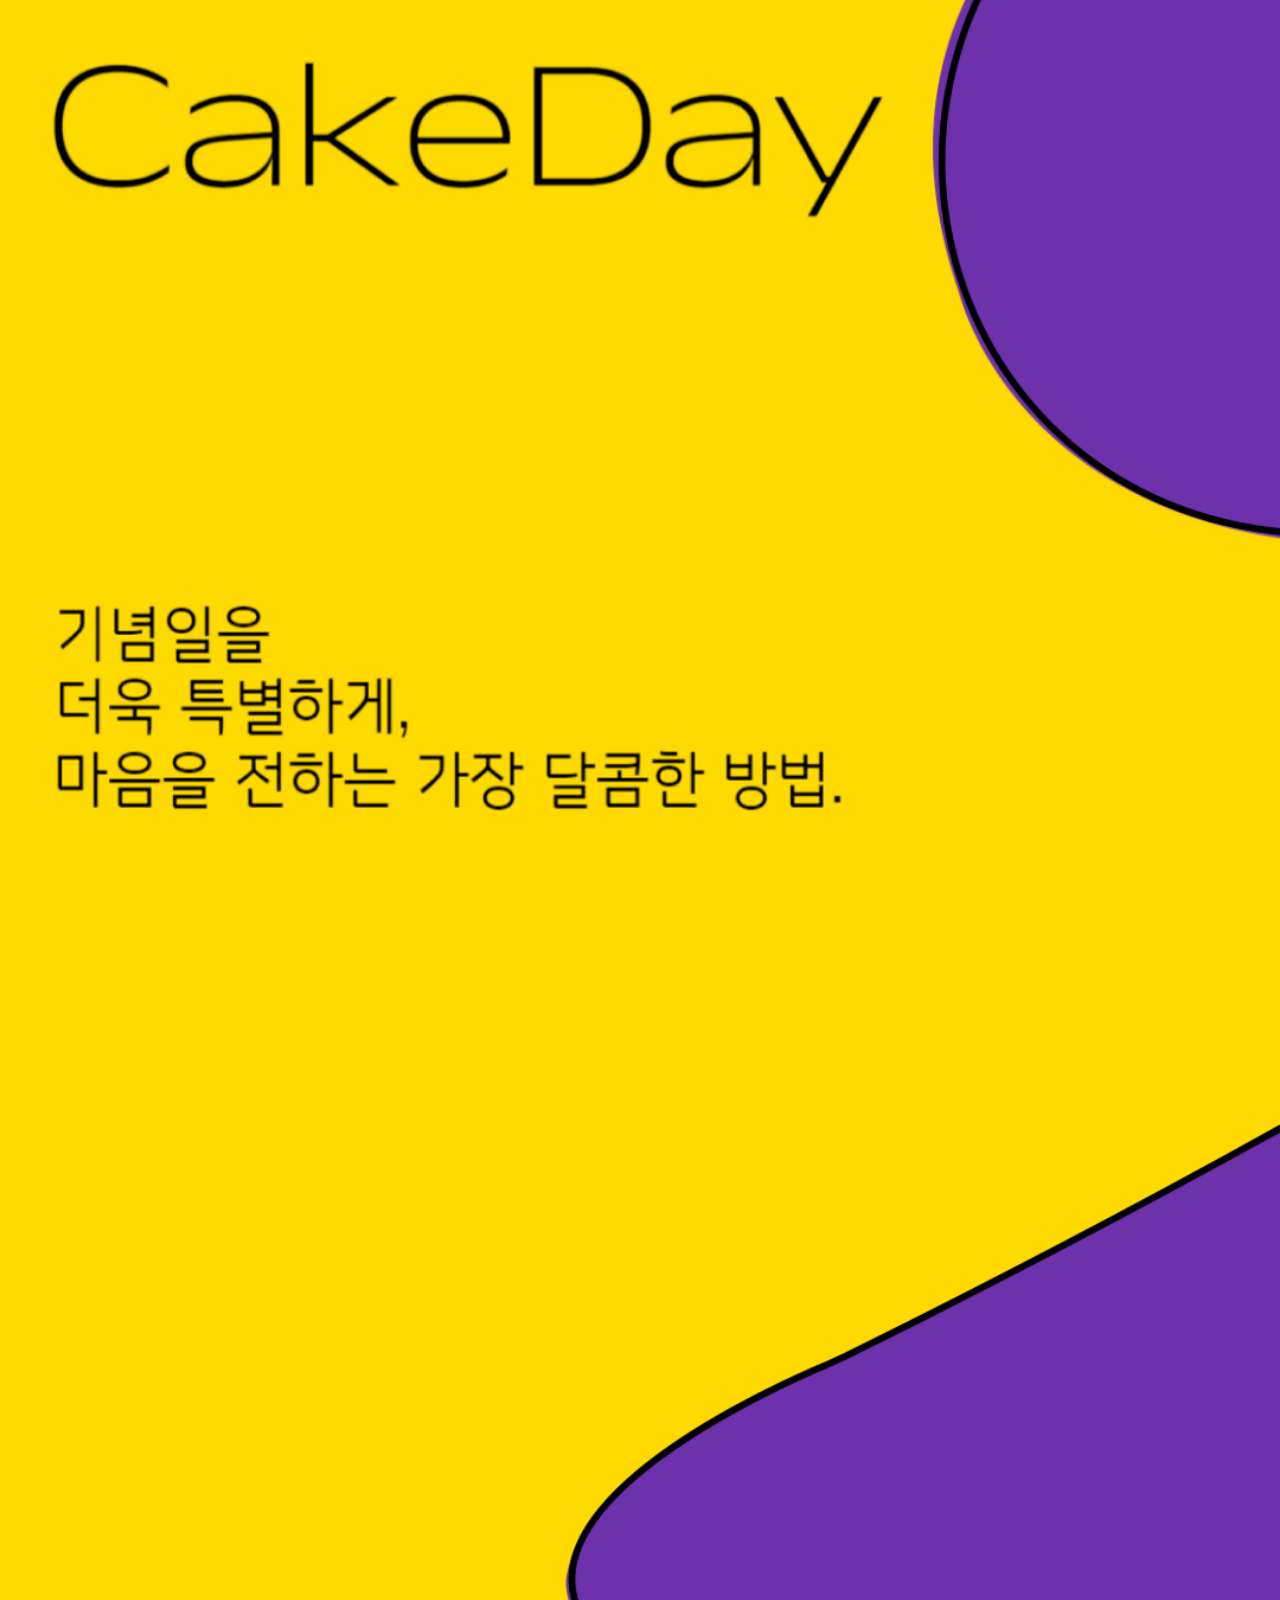
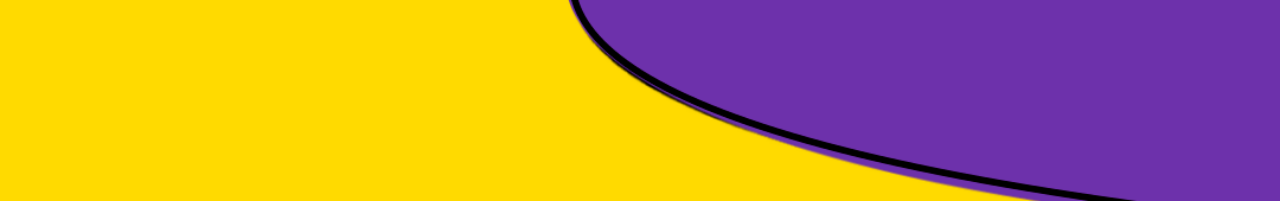
<file: index.html>
<!DOCTYPE html>
<html lang="en">
    <head>
        <meta charset="UTF-8" />
        <meta name="viewport" content="width=device-width, initial-scale=1.0" />
        <meta http-equiv="X-UA-Compatible" content="ie=edge" />
        <title>무인 픽업 서비스</title>
        <style>
            body {
                display: flex;
                justify-content: center;
                align-items: center;
                height: 100vh;
                margin: 0;
            }
            img {
                width: 100%; /* Adjust based on your needs */
                height: auto;
            }
        </style>
    </head>
    <body>
        <!-- Assuming you have an image called 'loading.gif' -->
        <img src="startpageil2.png" alt="Loading..." />
        <script>
            setTimeout(function () {
                window.location.href = 'login.html'; // Redirect to login.html after 2 seconds
            }, 2500);
        </script>
    </body>
</html>
</file>
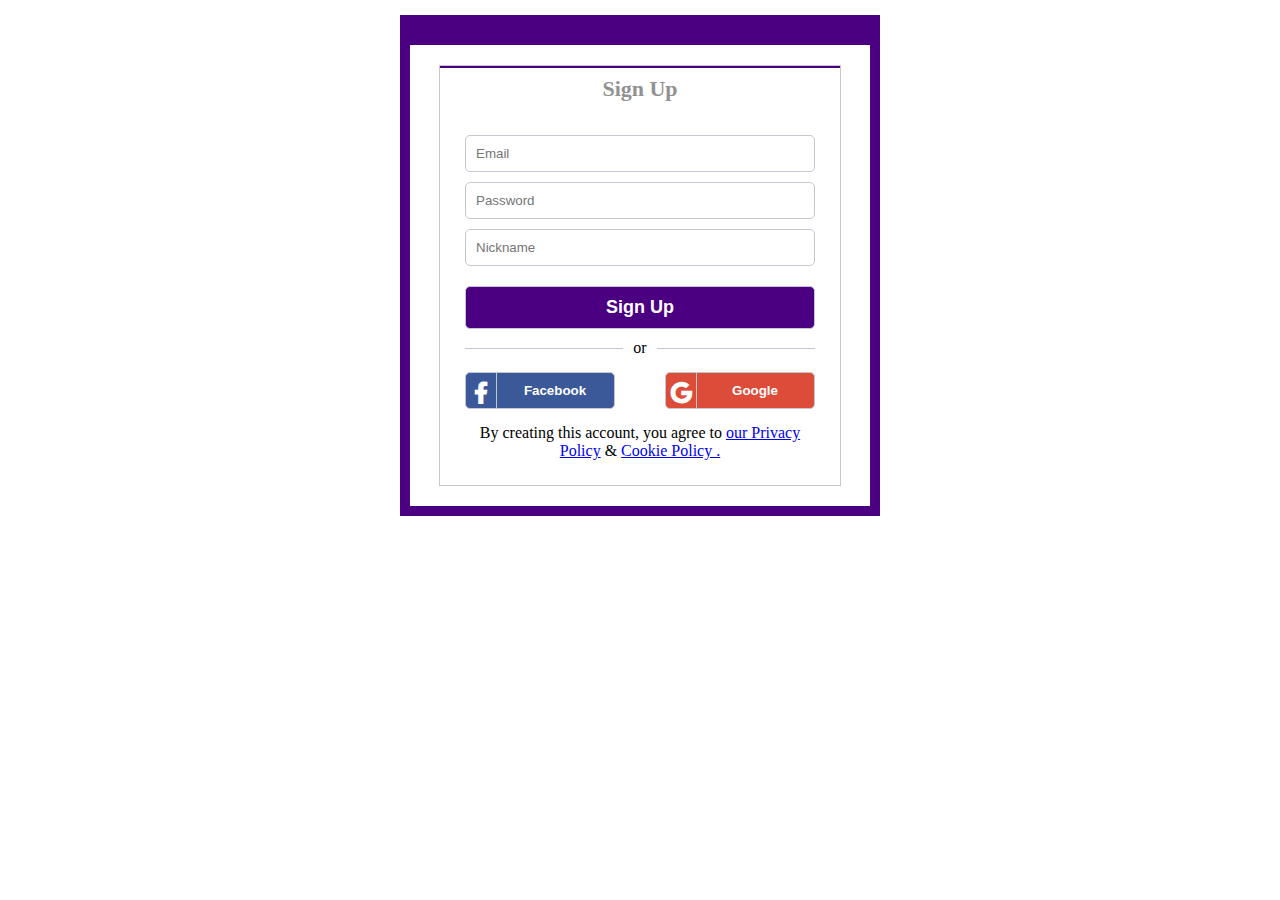
<file: login.html>
<!DOCTYPE html>
<html lang="en">
    <head>
        <meta charset="UTF-8" />
        <meta name="viewport" content="width=device-width, initial-scale=1.0" />
        <title>Sign Up Active</title>
        <link rel="stylesheet" href="login.css" />
        <link href="https://cdnjs.cloudflare.com/ajax/libs/font-awesome/6.0.0-beta3/css/all.min.css" rel="stylesheet">
        <style>
            .sign-up-form,
            .social-login {
                display: block; /* 항상 폼과 소셜 로그인 버튼을 보이게 설정 */
            }
        </style>
    </head>
    <body>
        <div class="container">
            <div class="global-cont">
                <div class="inner-cont">
                    <div class="sign">
                        <!-- Initially no active class needed as the sign-up form is always visible -->
                        <span class="sign-up active">Sign Up</span>
                    </div>
                    <div class="sign-in-up">
                        <form class="sign-up-form active" action="start.html" method="get" onsubmit="saveNickname()">
                            <input type="text" placeholder="Email" name="email" />
                            <input type="password" placeholder="Password" name="password" />
                            <input type="text" placeholder="Nickname" name="nickname" />
                            <input type="submit" value="Sign Up" />
                        </form>
                        

                        <div class="divider">
                            <span>or</span>
                        </div>
                        <div class="social-login">
                            <button class="facebook">Facebook</button>
                            <button class="google">Google</button>
                            <div class="clearfix"></div>
                        </div>
                        
                        <div class="policy">By creating this account, you agree to <a href="#">our Privacy Policy</a> &amp; <a href="#">Cookie Policy .</a></div>
                    </div>
                    </div>
                </div>
            </div>
        </div>
        <script>
            // Since sign-up is always active, no need for the event listener logic
        </script>
        <script>
            function saveNickname() {
                var nickname = document.querySelector('input[name="nickname"]').value;
                localStorage.setItem('nickname', nickname);
            }
        </script>
    </body>
</html>
</file>
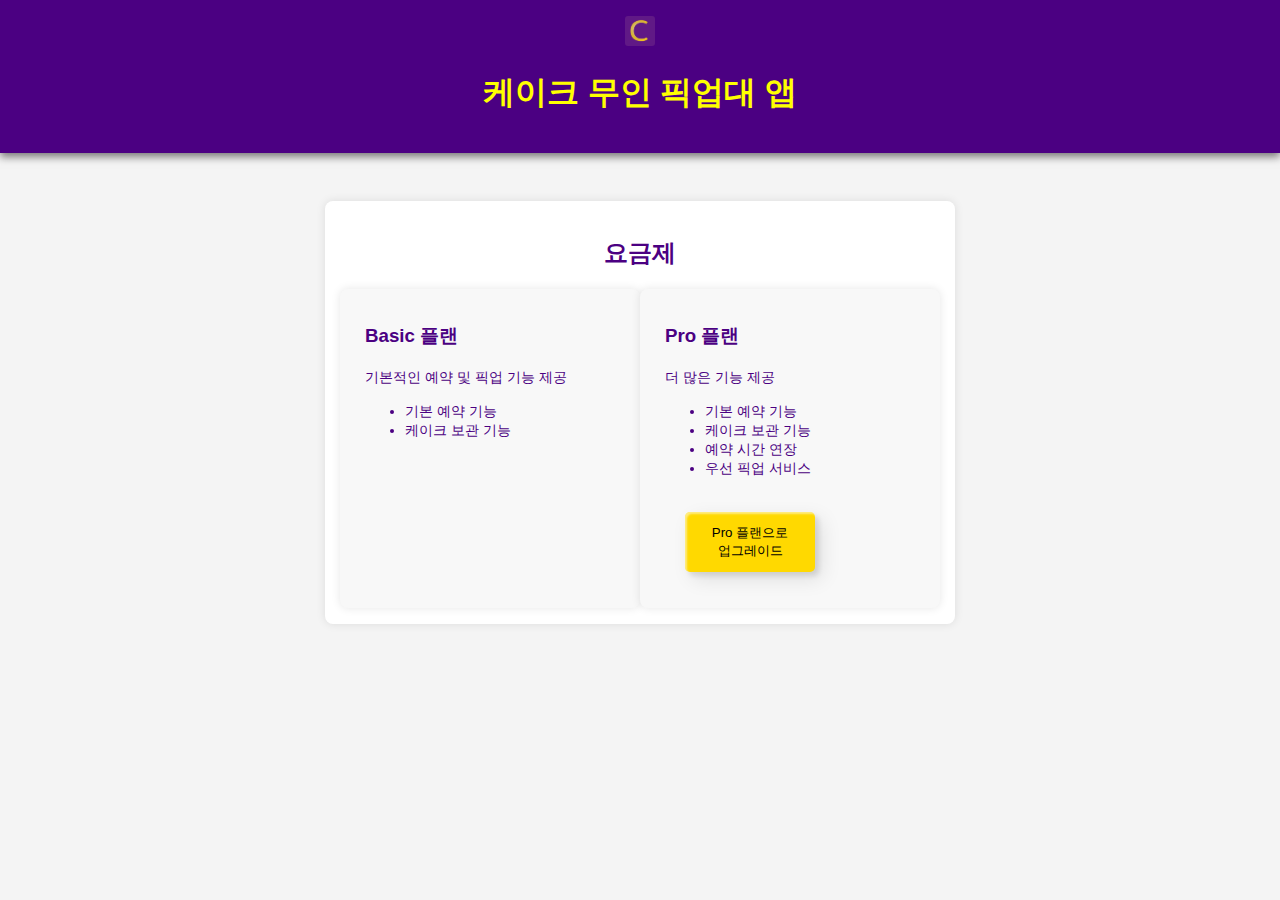
<file: pricing.html>
<!DOCTYPE html>
<html lang="ko">
    <head>
        <meta charset="UTF-8" />
        <meta name="viewport" content="width=device-width, initial-scale=1.0" />
        <title>요금제 - 케이크 무인 픽업대 앱</title>
        <link rel="stylesheet" href="producer_styles.css" />
    </head>
    <body>
        <header>
            <img src="CakeDay_logo.png" alt="logo" class="logo" />
            <h1>케이크 무인 픽업대 앱</h1>
        </header>
        <main>
            <section id="pricing">
                <h2>요금제</h2>
                <div class="plan-container">
                    <div class="plan">
                        <h3>Basic 플랜</h3>
                        <p>기본적인 예약 및 픽업 기능 제공</p>
                        <ul>
                            <li>기본 예약 기능</li>
                            <li>케이크 보관 기능</li>
                        </ul>
                    </div>
                    <div class="plan">
                        <h3>Pro 플랜</h3>
                        <p>더 많은 기능 제공</p>
                        <ul>
                            <li>기본 예약 기능</li>
                            <li>케이크 보관 기능</li>
                            <li>예약 시간 연장</li>
                            <li>우선 픽업 서비스</li>
                        </ul>
                        <button id="upgradeButton" class="custom-btn btn-16" style="height: 60px">
                            Pro 플랜으로 업그레이드
                        </button>
                    </div>
                </div>
            </section>
        </main>
        <script src="app.js"></script>
    </body>
</html>
</file>
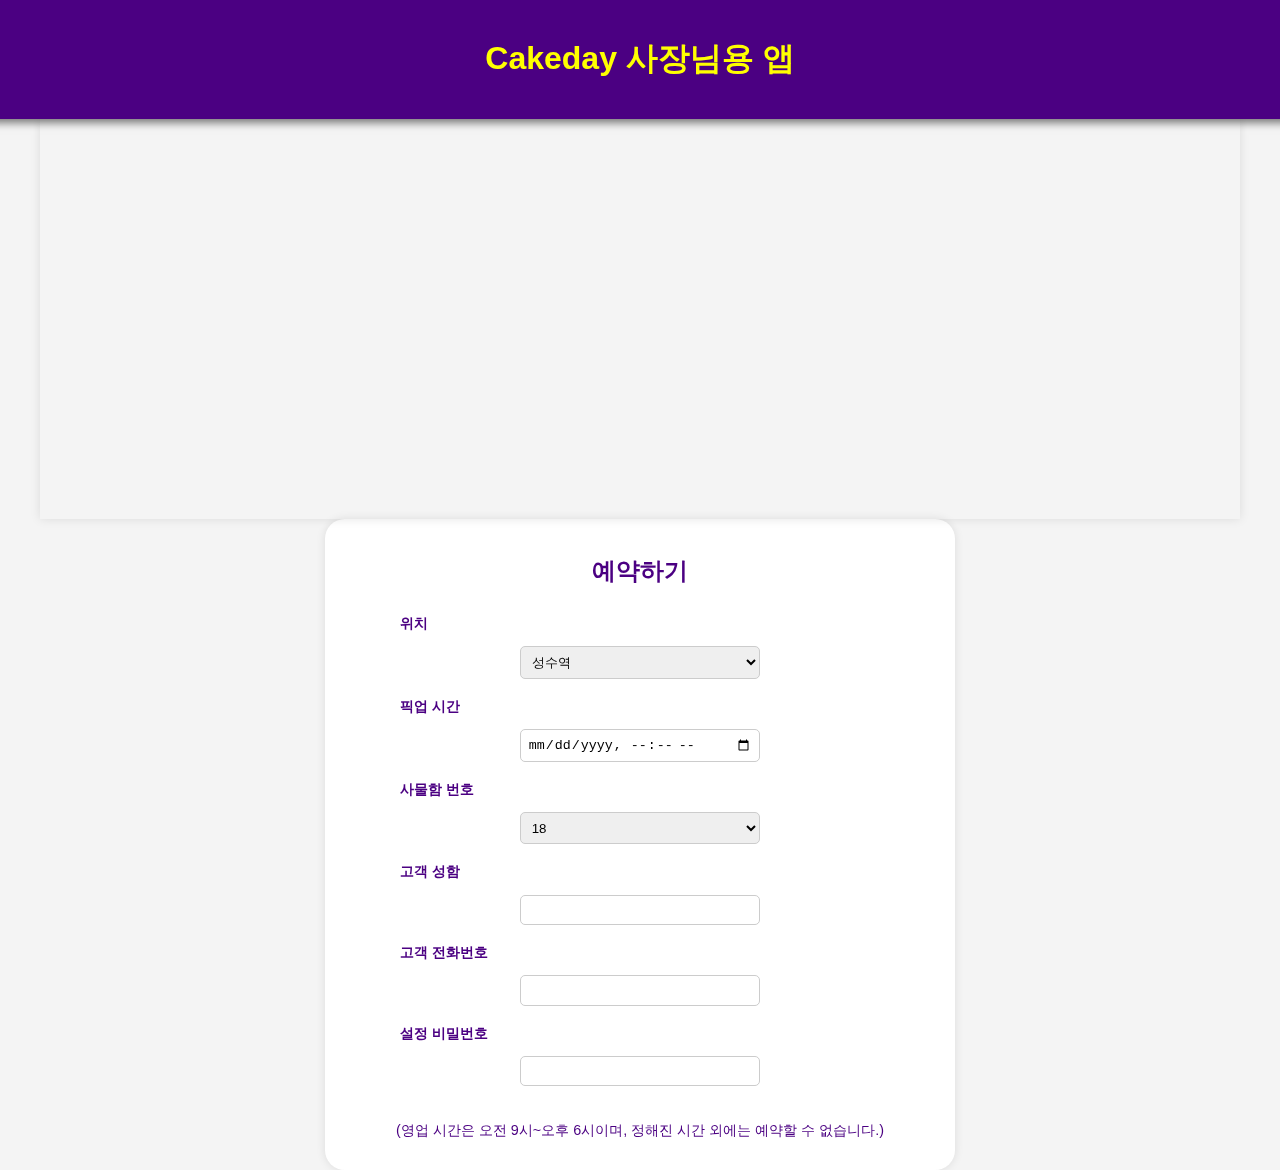
<file: reservation.html>
<!DOCTYPE html>
<html lang="ko">
    <head>
        <meta charset="UTF-8" />
        <meta name="viewport" content="width=device-width, initial-scale=1.0" />
        <title>Cakeday 사장님용 앱</title>
        <script
            type="text/javascript"
            src="https://oapi.map.naver.com/openapi/v3/maps.js?ncpClientId=x9fpw4u3bn"
        ></script>
        <link rel="stylesheet" href="producer_styles.css" />
    </head>
    <body style="padding: 0">
        <header>
            <h1>Cakeday 사장님용 앱</h1>
        </header>

        <main style="padding: 0; margin: 0">
            <div id="reservation-container" class="column">
                <div id="mapContainer">
                    <div id="map" style="width: 100%; height: 400px"></div>
                </div>
                <section id="reservation" style="margin: 0; border-radius: 20px">
                    <h2>예약하기</h2>
                    <form id="reservationForm">
                        <label for="location">위치</label>
                        <select id="location" name="location">
                            <option value="seongsu">성수역</option>
                            <option value="tukseom">뚝섬역</option>
                            <option value="seoulforest">서울숲역</option>
                        </select>

                        <label for="time">픽업 시간</label>
                        <input type="datetime-local" id="time" name="time" min="09:00" max="18:00" />

                        <label for="locker">사물함 번호</label>
                        <select id="locker" name="locker">
                            <option value="18">18</option>
                            <option value="21">21</option>
                            <option value="29">29</option>
                        </select>

                        <label for="customerName">고객 성함</label>
                        <input type="text" id="customerName" name="customerName" />

                        <label for="customerPhone">고객 전화번호</label>
                        <input type="tel" id="customerPhone" name="customerPhone" />

                        <label for="customerPassword">설정 비밀번호</label>
                        <input type="password" id="customerPassword" name="customerPassword" />
                        <button type="submit" class="custom-btn btn-16">예약하기</button>
                    </form>
                    <p>(영업 시간은 오전 9시~오후 6시이며, 정해진 시간 외에는 예약할 수 없습니다.)</p>
                </section>
            </div>
        </main>
        <script>
            var mapOptions = {
                center: new naver.maps.LatLng(37.5666805, 126.9784147), // 서울 시청을 중심으로 설정
                zoom: 16,
                zoomControl: true, // 확대/축소 컨트롤 활성화
                minZoom: 10, // 최소 확대 레벨
                maxZoom: 18, // 최대 확대 레벨
            };

            var map = new naver.maps.Map('map', mapOptions);

            /* 변경점 */
            naver.maps.Event.once(map, 'init', function () {
                console.log('올바른 참조 시점', map.getOptions('minZoom') === 10);
            });

            // 마커 설정 및 마커 생성
            var marker = new naver.maps.Marker({
                position: mapOptions.center,
                map: map,
                icon: { url: '/common/img/marker-target.png' },
            });

            // 마커 클릭 이벤트 핸들러
            naver.maps.Event.addListener(marker, 'click', function () {
                alert('Marker at Seoul City Hall');
            });

            // 현재 위치로 이동하는 커스텀 버튼
            var curBtnHTML = "<img src='/common/img/curt-locat-icon.png' alt='현재위치로 이동'>";
            var curLoca = null; // 현재 위치를 저장할 변수 초기화

            var csControl = new naver.maps.CustomControl(curBtnHTML, {
                position: naver.maps.Position.RIGHT_TOP,
            });
            csControl.setMap(map);

            naver.maps.Event.addDOMListener(csControl.getElement(), 'click', function () {
                if (curLoca) {
                    map.setCenter(curLoca);
                    map.setZoom(17);
                } else {
                    alert('현재 위치 정보가 필요합니다.');
                    if (navigator.geolocation) {
                        navigator.geolocation.getCurrentPosition(
                            function (position) {
                                curLoca = new naver.maps.LatLng(position.coords.latitude, position.coords.longitude);
                                map.setCenter(curLoca);
                                new naver.maps.Marker({
                                    position: curLoca,
                                    map: map,
                                    icon: { url: '/common/img/marker-current.png' },
                                });
                            },
                            function (error) {
                                alert('현재 위치를 가져오는데 실패했습니다.');
                            }
                        );
                    }
                }
            });
        </script>
        <script src="app.js"></script>
    </body>
</html>
</file>
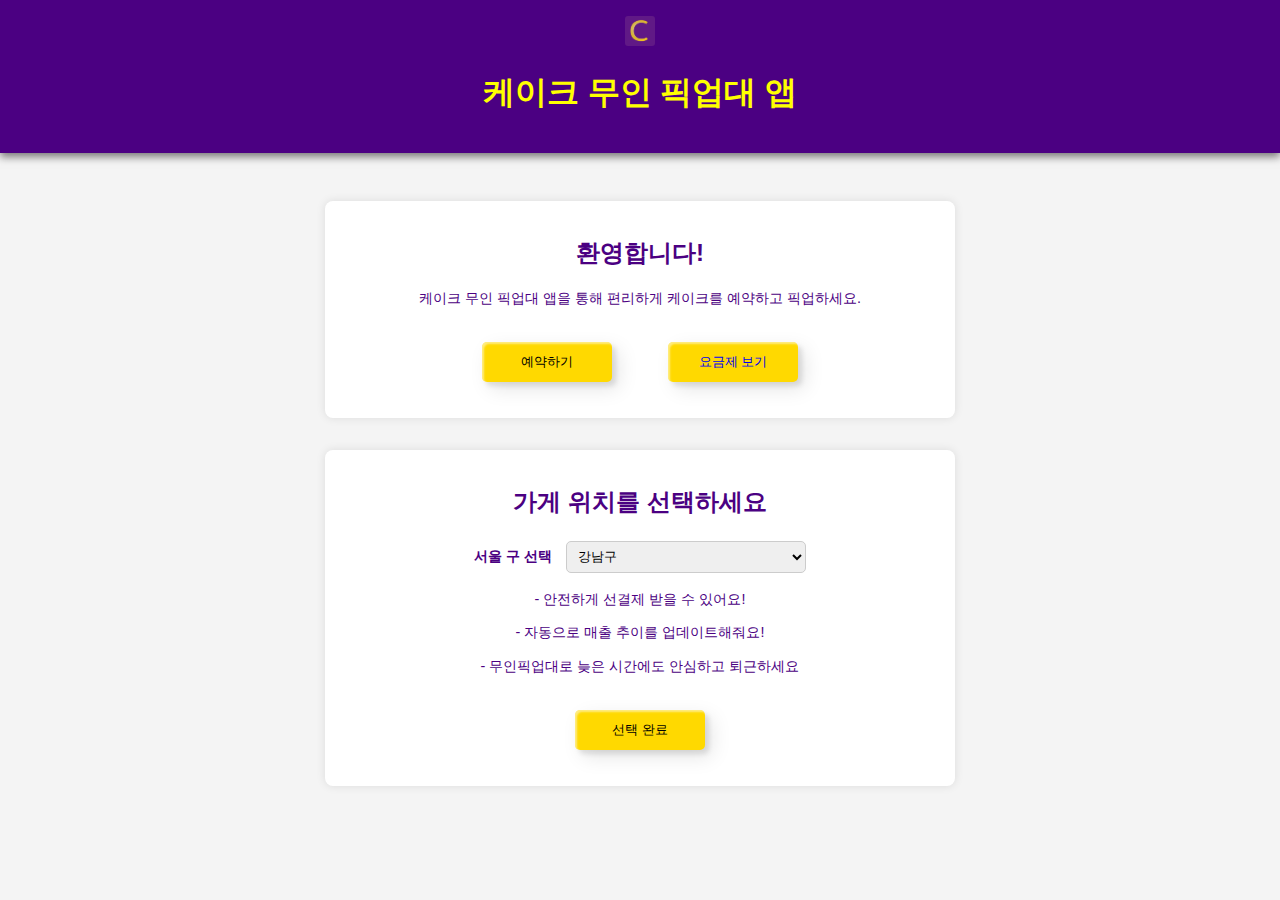
<file: start.html>
<!DOCTYPE html>
<html lang="ko">
    <head>
        <meta charset="UTF-8" />
        <meta name="viewport" content="width=device-width, initial-scale=1.0" />
        <title>케이크 무인 픽업대 앱</title>
        <link rel="stylesheet" href="producer_styles.css" />
    </head>
    <body>
        <header>
            <img src="CakeDay_logo.png" alt="logo" class="logo" />
            <h1>케이크 무인 픽업대 앱</h1>
        </header>
        <main>
            <section id="intro">
                <h2 id="welcomeMessage">환영합니다!</h2>

                <p class="subtext">케이크 무인 픽업대 앱을 통해 편리하게 케이크를 예약하고 픽업하세요.</p>
                <div class="button-container">
                    <button id="reservationButton" class="custom-btn btn-16">예약하기</button>
                    <button class="custom-btn btn-16">
                        <a href="pricing.html" style="text-decoration: none">요금제 보기 </a>
                    </button>
                </div>
            </section>
            <section id="locationSelection">
                <h2>가게 위치를 선택하세요</h2>
                <label for="subRegion">서울 구 선택</label>
                <select id="subRegion" style="margin-left: 10px">
                    <option value="gangnam">강남구</option>
                    <option value="songpa">송파구</option>
                    <option value="seocho">서초구</option>
                    <option value="seongdong">성동구</option>
                    <option value="gangseo">강서구</option>
                    <!-- Add more districts as needed -->
                </select>
                <div id="proPlanDescription">
                    <p>- 안전하게 선결제 받을 수 있어요!</p>
                    <p>- 자동으로 매출 추이를 업데이트해줘요!</p>
                    <p>- 무인픽업대로 늦은 시간에도 안심하고 퇴근하세요</p>
                </div>
                <button id="confirmRegion" class="custom-btn btn-16">선택 완료</button>
            </section>
            <section id="details" style="display: none">
                <h2>서비스 이용 시 주의사항</h2>
                <ul class="subtext">
                    <li>케이크 픽업 시 예약 시간 준수</li>
                    <li>픽업 시간을 지키지 않을 경우 추가 요금 부과</li>
                    <li>케이크 보관 사물함 사용 시 보증금 지불</li>
                    <li>노쇼 방지를 위해 예약 취소는 최소 24시간 전에 요청</li>
                    <li>무인 픽업대는 예약한 고객만 이용 가능</li>
                </ul>
            </section>
        </main>

        <div id="popup" class="popup">
            <div class="popup-content">
                <p>지도를 사용하기 위해 개인정보 및 쿠키 동의가 필요합니다.</p>
                <button id="agreeButton" class="popup-button">동의</button>
                <button id="disagreeButton" class="popup-button">동의하지 않음</button>
            </div>
        </div>
        <script>
            document.getElementById('showPopup').onclick = function () {
                document.getElementById('popup').style.display = 'flex';
            };
            document.getElementById('agreeButton').onclick = function () {
                document.getElementById('popup').style.display = 'none';
                alert('동의하셨습니다.');
            };
            document.getElementById('disagreeButton').onclick = function () {
                document.getElementById('popup').style.display = 'none';
                alert('동의하지 않으셨습니다.');
            };
        </script>
        <script>
            window.onload = function () {
                var nickname = localStorage.getItem('nickname');
                if (nickname) {
                    document.getElementById('welcomeMessage').textContent = nickname + '님 환영합니다';
                }
            };
        </script>

        <script src="app.js"></script>
    </body>
</html>
</file>
<file: login.css>
.clearfix {
    clear: both;
}

.container {
    margin: 15px auto;
    overflow: hidden;
    width: 460px;
    background-color: #4b0082;
    padding: 30px 10px 10px;
}
.global-cont {
    width: 420px;
    background-color: #fff;
    margin: auto;
    padding: 20px;
}
.inner-cont {
    margin: auto;
    overflow: hidden;
    width: 400px;
    background-color: #fff;
    text-align: center;
    border: 1px solid #c2c7d0;
}
.inner-cont .sign {
    overflow: hidden;
}
.inner-cont .sign span {
    float: left;
    width: 100%;
    display: block;
    padding: 8px 0;
    font-size: 22px;
    font-weight: bold;
    cursor: pointer;
    background-color: #eee;
    color: #919191;
}
.inner-cont .sign span.active {
    border-top: 2px solid #4b0082;
    background-color: #fff;
}
.inner-cont .sign-in-up {
    padding: 25px;
    background-color: #fff;
}
.inner-cont .sign-in-up form {
    overflow: hidden;
    display: none;
}
.inner-cont .sign-in-up form > span,
.inner-cont .sign-in-up form > a {
    float: left;
    width: 50%;
    font-size: 12px;
}
.inner-cont .sign-in-up form > span {
    text-align: left;
}
.inner-cont .sign-in-up form > a {
    text-align: right;
    text-decoration: none;
    color: #4b0082;
}
.inner-cont .sign-in-up form > a:hover {
    text-decoration: underline;
}
.inner-cont .sign-in-up form input:not([type='checkbox']) {
    width: 100%;
    padding: 10px;
    margin-bottom: 10px;
    border: 1px solid #c2c7d0;
    border-radius: 5px;
    box-sizing: border-box;
}
.inner-cont .sign-in-up form input[type='submit'] {
    margin-top: 10px;
    background-color: #4b0082;
    color: #fff;
    font-size: 18px;
    font-weight: bold;
    cursor: pointer;
    transition: 0.3s;
}
.inner-cont .sign-in-up form.active {
    display: block;
}
.inner-cont .divider {
    position: relative;
    margin-bottom: 15px;
}
.inner-cont .divider::after {
    content: '';
    height: 1px;
    width: 100%;
    background-color: #c2c7d0;
    position: absolute;
    top: 9px;
    left: 0;
}
.inner-cont .divider span {
    padding: 0 10px;
    background-color: #fff;
    z-index: 2;
    position: relative;
}
.inner-cont .social-login button {
    float: left;
    padding: 10px 0 10px 30px;
    width: 150px;
    margin-bottom: 15px;
    display: block;
    border: 1px solid #c2c7d0;
    border-radius: 5px;
    position: relative;
    color: #fff;
    font-weight: bold;
    cursor: pointer;
    transition: 0.3s;
}
.inner-cont .social-login button.google,
.inner-cont .social-login button.linkedin {
    margin-left: 50px;
}
.inner-cont .social-login button.facebook {
    background-color: #3b5998;
}
.inner-cont .social-login button.facebook::before {
    content: '\f09a';
}
.inner-cont .social-login button.google {
    background-color: #dd4b39;
}
.inner-cont .social-login button.google::before {
    content: '\f1a0';
}
.inner-cont .social-login button.github {
    background-color: #333;
}
.inner-cont .social-login button.github::before {
    content: '\f09b';
    font-family: fontAwesome;
}
.inner-cont .social-login button.linkedin {
    background-color: #0077b5;
}
.inner-cont .social-login button.linkedin::before {
    content: '\f0e1';
    font-family: fontAwesome;
}
.inner-cont .social-login button.facebook::before,
.inner-cont .social-login button.google::before,
.inner-cont .social-login button.github::before,
.inner-cont .social-login button.linkedin::before {
    font-family: fontAwesome;
    position: absolute;
    top: 0;
    left: 0;
    font-size: 22px;
    border-right: 1px solid #c2c7d0;
    padding: 0 5px;
    width: 20px;
    height: 100%;
    line-height: 40px;
}
.inner-cont .social-login .why {
    overflow: hidden;
    margin: 0 0 10px;
}
.inner-cont .social-login .why a,
.inner-cont .social-login .policy a {
    font-size: 10px;
    text-decoration: none;
    color: #1f9a50;
}
.inner-cont .social-login .why a:hover,
.inner-cont .social-login .policy a:hover {
    text-decoration: underline;
}
.inner-cont .social-login .policy {
    font-size: 10px;
}
.inner-cont .sign-in-up form input[type='submit']:hover,
.inner-cont .social-login button:hover {
    opacity: 0.7;
}
</file>
<file: producer_styles.css>
/* producer_styles.css */
body {
    font-family: Arial, sans-serif;
    margin: 0;
    padding: 0;
    background-color: #f4f4f4; /* 밝은 배경색 */
    color: #333; /* 다크 텍스트 */
    padding-left: 15px; /* 좌우 여백 추가 */
    padding-right: 15px; /* 좌우 여백 추가 */
    -webkit-overflow-scrolling: touch;
}

/* body,
html {
    overflow: auto;
} */

header {
    background-color: #4b0082; /* 어두운 보라색 */
    color: yellow; /* 노란색 텍스트 */
    padding: 1em 0;
    position: relative;
    text-align: center;
    margin-left: -15px; /* 좌우 여백 초기화 */
    margin-right: -15px; /* 좌우 여백 초기화 */
    box-shadow: 0 4px 8px rgba(0, 0, 0, 0.5); /* 그림자 추가 */
    z-index: 1000;
}

main {
    padding: 2em;
    display: flex;
    flex-direction: column;
    align-items: center;
    margin-left: -15px; /* 좌우 여백 초기화 */
    margin-right: -15px; /* 좌우 여백 초기화 */
}

section {
    background-color: #fff; /* 흰색 배경 */
    color: #4b0082; /* 어두운 보라색 텍스트 */
    padding: 1em;
    margin: 1em 0;
    border-radius: 8px;
    box-shadow: 0 0 10px rgba(0, 0, 0, 0.1);
    width: 100%;
    max-width: 600px;
    text-align: center;
    padding-left: 15px; /* 좌우 여백 추가 */
    padding-right: 15px; /* 좌우 여백 추가 */
}

h2 {
    color: #4b0082; /* 어두운 보라색 */
    text-align: center;
}

p,
ul,
label {
    font-size: 0.9em; /* 부연설명 폰트 크기 조정 */
}

form {
    display: flex;
    flex-direction: column;
    align-items: center;
    gap: 0.5em; /* 각 항목 사이의 간격 추가 */
    overflow-y: auto; /* 스크롤 가능 */
    max-height: 500px; /* 최대 높이 설정 */
}

label {
    margin: 0.5em 0 0.2em;
    color: #4b0082; /* 어두운 보라색 */
    font-weight: bold; /* 굵은 글씨 */
    text-align: left; /* 좌측 정렬 */
    width: 80%; /* 전체 너비 사용 */
}

input,
select,
button {
    padding: 0.5em;
    margin: 0.2em 0;
    border-radius: 5px;
    border: 1px solid #ccc;
    width: 40%; /* 선택 영역과 버튼의 너비 통일 */
    box-sizing: border-box; /* 여백을 고려한 박스 크기 설정 */
}

button {
    background-color: #ffd900; /* 노란색 */
    color: #4b0082; /* 어두운 보라색 텍스트 */
    border: none;
    cursor: pointer;
}

button:hover {
    background-color: #ffd700; /* 약간 어두운 노란색 */
}

.button {
    display: inline-block;
    padding: 0.5em 1em;
    margin: 0.5em;
    border-radius: 4px;
    background-color: #ffd900; /* 노란색 */
    color: #4b0082; /* 어두운 보라색 텍스트 */
    text-decoration: none;
    width: auto; /* 버튼 사이즈 고정 해제 */
    font-size: 1em; /* 버튼 글씨 크기 동일하게 */
}

.button:hover {
    background-color: #ffd700; /* 약간 어두운 노란색 */
}

.button-container {
    display: flex;
    justify-content: center;
    gap: 1em;
}

#details {
    text-align: left; /* 좌측 정렬 */
    padding-left: 2em; /* 좌측 여백 */
}

#reservation-container {
    display: flex;
    justify-content: space-between;
    width: 100%;
    max-width: 1200px;

    height: 100vh;
}

#mapContainer {
    width: 100%;
    height: 100%;
    overflow: visible;
    /* border-radius: 50%; */
    position: relative;
    box-shadow: 0 0 10px rgba(0, 0, 0, 0.1);
    margin: 0 auto; /* 가운데 정렬 */
    z-index: 1;
}

#mapContainer::after {
    content: '';
    position: absolute;
    top: 0;
    left: 0;
    width: 100%;
    height: 100%;
    z-index: 1;
}

#mapImage {
    width: 100%;
    height: auto;
    display: block;
    z-index: 1;
}

.popup {
    display: none;
    position: fixed;
    width: 100%; /* 화면 전체 너비를 사용 */
    height: 100%; /* 화면 전체 높이를 사용 */
    top: 50%; /* 화면의 상단에서 50% 위치에 배치 */
    left: 50%; /* 화면의 왼쪽에서 50% 위치에 배치 */
    width: 100%;
    transform: translate(-50%, -50%); /* 모달의 중앙이 화면의 중앙에 오도록 조정 */
    width: 80%; /* 화면의 80% 크기만큼 너비를 설정, 필요에 따라 조정 가능 */
    max-width: 600px; /* 최대 너비 제한 */
    background: rgba(0, 0, 0, 0.12);
    justify-content: center;
    align-items: center;
    z-index: 1000; /* 모달이 다른 요소 위에 표시되도록 함 */
}

.popup-content {
    width: 50%; /* 모달 내용의 너비, 필요에 따라 조절 가능 */
    background: white;
    padding: 2em;
    border-radius: 10px;
    box-shadow: 0 0 15px rgba(0, 0, 0, 0.12); /* 그림자 효과 추가 */

    text-align: center;
    color: #4b0082; /* 어두운 보라색 텍스트 */
}

.popup-button {
    margin: 0.5em;
    padding: 0.5em 1em;
    border: none;
    border-radius: 4px;
    cursor: pointer;
}

#agreeButton {
    background-color: #28a745;
    color: white;
}

#disagreeButton {
    background-color: #dc3545;
    color: white;
}

.plan-container {
    display: flex;
    justify-content: space-between;
    width: 100%;
}

.plan {
    background-color: #f8f8f8;
    padding: 1em;
    border-radius: 8px;
    width: 45%;
    box-shadow: 0 0 10px rgba(0, 0, 0, 0.1);
    text-align: left;
    padding-left: 25px; /* 좌측 여백 추가 */
    padding-right: 15px; /* 우측 여백 추가 */
}

.logo {
    width: 30px;
    height: 30px;
    border-radius: 10%;
}

button {
    margin: 20px;
}
.custom-btn {
    width: 130px;
    height: 40px;
    color: #ffd900;
    border-radius: 5px;
    padding: 10px 25px;
    font-family: 'Lato', sans-serif;
    font-weight: 500;
    background: transparent;
    cursor: pointer;
    transition: all 0.3s ease;
    position: relative;
    display: inline-block;
    box-shadow: inset 2px 2px 2px 0px rgba(255, 255, 255, 0.5), 7px 7px 20px 0px rgba(0, 0, 0, 0.1),
        4px 4px 5px 0px rgba(0, 0, 0, 0.1);
    outline: none;
}

/* 16 */
.btn-16 {
    border: none;
    color: #000;
    background-color: #ffd900;
}
.btn-16:after {
    position: absolute;
    content: '';
    width: 0;
    height: 100%;
    top: 0;
    left: 0;
    direction: rtl;
    z-index: -1;
    box-shadow: -7px -7px 20px 0px #fff9, -4px -4px 5px 0px #fff9, 7px 7px 20px 0px #0002, 4px 4px 5px 0px #0001;
    transition: all 0.3s ease;
}
.btn-16:hover {
    color: #000;
}
.btn-16:hover:after {
    left: auto;
    right: 0;
    width: 100%;
}
.btn-16:active {
    top: 2px;
    background-color: #ffb300;
}

.column {
    display: flex;
    flex-direction: column;
    align-items: center;
}
</file>
